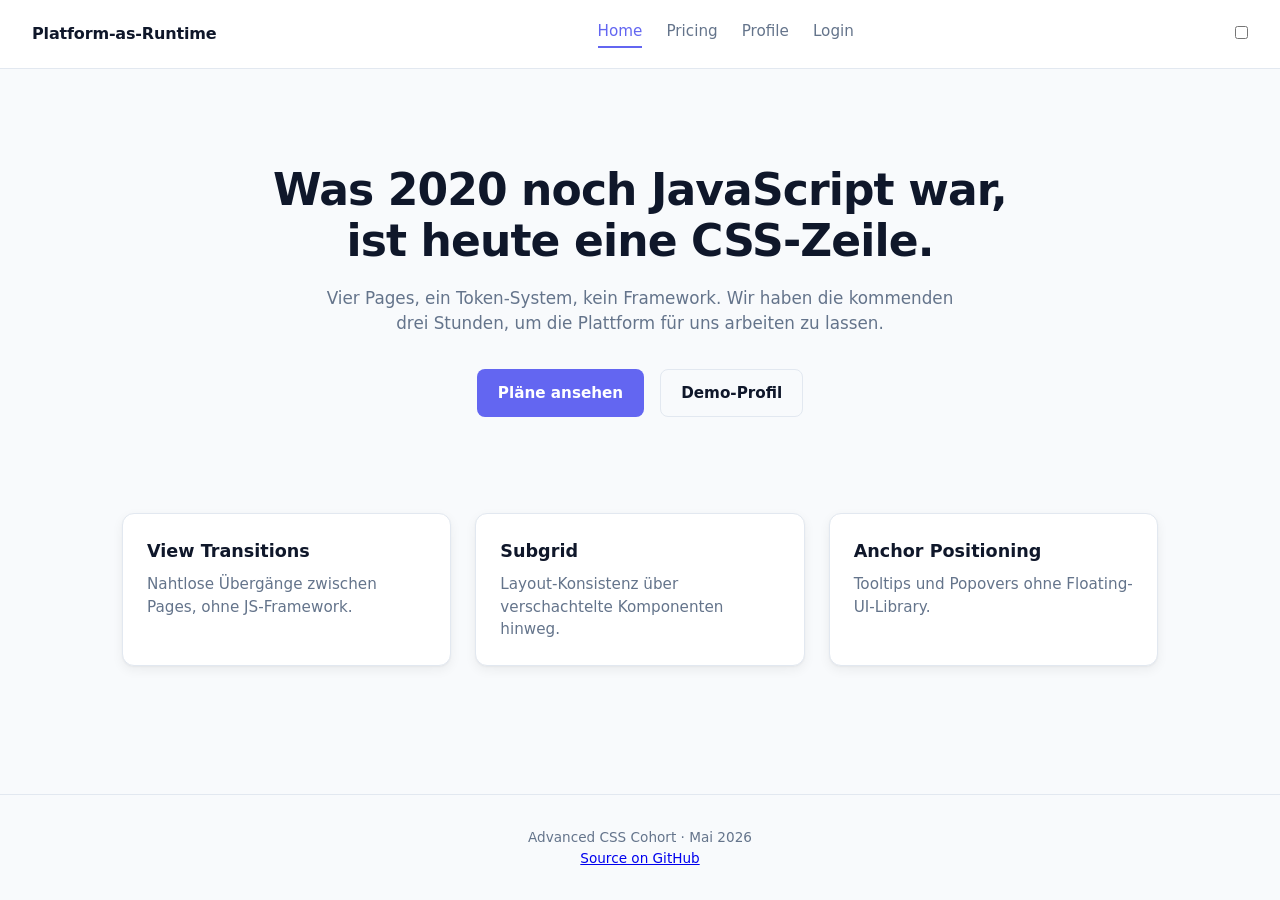
<file: index.html>
<!DOCTYPE html>
<html lang="de">
<head>
  <meta charset="UTF-8">
  <meta name="viewport" content="width=device-width, initial-scale=1.0">
  <title>Platform as Runtime — Home</title>
  <link rel="stylesheet" href="tokens.css">
  <link rel="stylesheet" href="base.css">
  <link rel="stylesheet" href="pages.css">
  <link rel="stylesheet" href="transitions.css">
  <link rel="stylesheet" href="tooltips.css">
</head>
<body>
  <header class="site-nav">
    <a href="index.html" class="brand">Platform-as-Runtime</a>
    <nav>
      <a href="index.html" aria-current="page">Home</a>
      <a href="pricing.html">Pricing</a>
      <a href="profile.html">Profile</a>
      <a href="login.html">Login</a>
    </nav>
    <label class="theme-switch" aria-label="Dark Mode umschalten">
      <input type="checkbox" id="theme-toggle">
      <span class="theme-switch-slider"></span>
    </label>
  </header>

  <main class="page page-home">
    <section class="hero">
      <h1>Was 2020 noch JavaScript war,<br>ist heute eine CSS-Zeile.</h1>
      <p class="lead">
        Vier Pages, ein Token-System, kein Framework. Wir haben die kommenden
        drei Stunden, um die Plattform für uns arbeiten zu lassen.
      </p>
      <div class="cta-row">
        <a href="pricing.html" class="btn btn-primary">Pläne ansehen</a>
        <a href="profile.html" class="btn btn-ghost">Demo-Profil</a>
      </div>
    </section>

    <section class="grid-features">
      <article class="feature-card">
        <h3>View Transitions</h3>
        <p>Nahtlose Übergänge zwischen Pages, ohne JS-Framework.</p>
      </article>
      <article class="feature-card">
        <h3>Subgrid</h3>
        <p>Layout-Konsistenz über verschachtelte Komponenten hinweg.</p>
      </article>
      <article class="feature-card">
        <h3>Anchor Positioning</h3>
        <p>Tooltips und Popovers ohne Floating-UI-Library.</p>
      </article>
    </section>
  </main>

  <footer class="site-footer">
    <p>Advanced CSS Cohort · Mai 2026</p>
    <p><a href="https://github.com/OthmanAdi/advanced-css-day-3-platform-as-runtime" target="_blank" rel="noopener noreferrer">Source on GitHub</a></p>
  </footer>
</body>
</html>
</file>
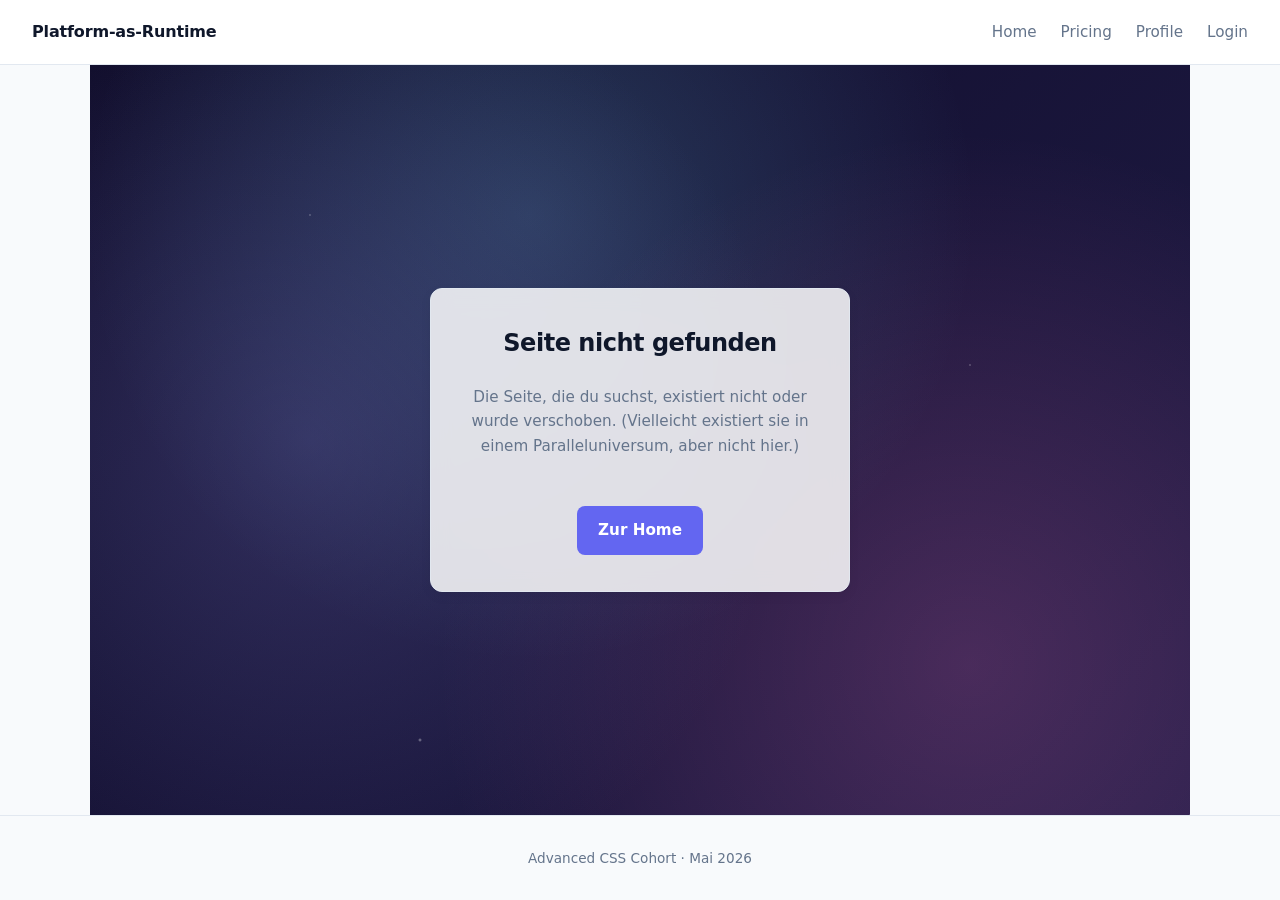
<file: garbage.html>
<!DOCTYPE html>
<html lang="de">
<head>
  <meta charset="UTF-8">
  <meta name="viewport" content="width=device-width, initial-scale=1.0">
  <title>Weiterleitung...</title>
  <meta http-equiv="refresh" content="0; url=404.html">
  <script>
    // Fallback für Browser, die meta refresh nicht unterstützen
    window.location.href = '404.html';
  </script>
</head>
<body>
  <p>Wird weitergeleitet zur <a href="404.html">404-Seite</a>...</p>
</body>
</html>
</file>
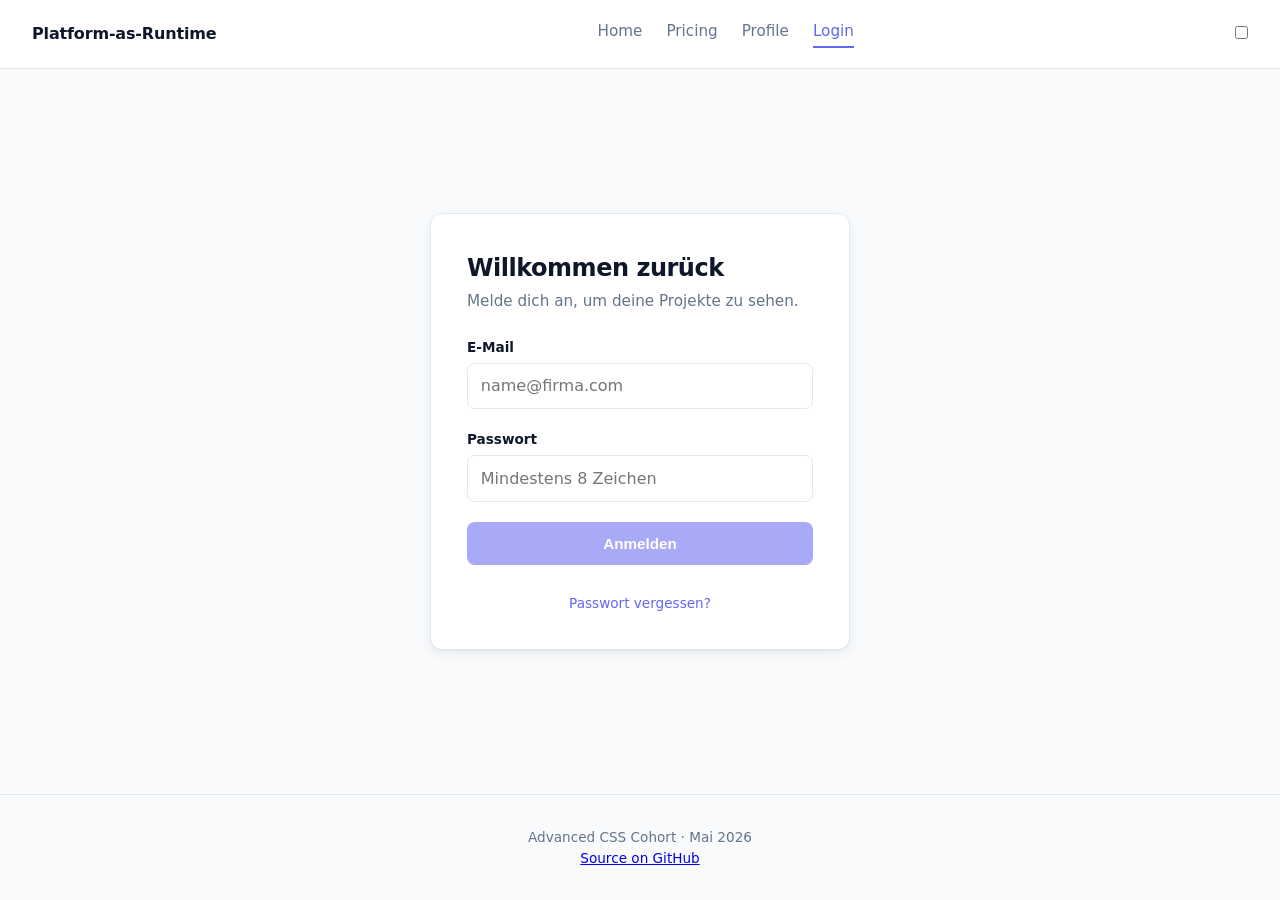
<file: login.html>
<!DOCTYPE html>
<html lang="de">
<head>
  <meta charset="UTF-8">
  <meta name="viewport" content="width=device-width, initial-scale=1.0">
  <title>Platform as Runtime — Login</title>
  <link rel="stylesheet" href="tokens.css">
  <link rel="stylesheet" href="base.css">
  <link rel="stylesheet" href="pages.css">
  <link rel="stylesheet" href="transitions.css">
  <link rel="stylesheet" href="tooltips.css">
</head>
<body>
  <header class="site-nav">
    <a href="index.html" class="brand">Platform-as-Runtime</a>
    <nav>
      <a href="index.html">Home</a>
      <a href="pricing.html">Pricing</a>
      <a href="profile.html">Profile</a>
      <a href="login.html" aria-current="page">Login</a>
    </nav>
    <label class="theme-switch" aria-label="Dark Mode umschalten">
      <input type="checkbox" id="theme-toggle">
      <span class="theme-switch-slider"></span>
    </label>
  </header>

  <main class="page page-login">
    <div class="login-card">
      <h1>Willkommen zurück</h1>
      <p class="subtitle">Melde dich an, um deine Projekte zu sehen.</p>

      <form class="login-form" novalidate>
        <div class="field">
          <label for="email">E-Mail</label>
          <input type="email" id="email" name="email" placeholder="name@firma.com" required>
        </div>

        <div class="field">
          <label for="password">Passwort</label>
          <input type="password" id="password" name="password" placeholder="Mindestens 8 Zeichen" required minlength="8">
        </div>

        <button type="submit" class="btn btn-primary">Anmelden</button>

        <p class="forgot"><a href="#">Passwort vergessen?</a></p>
      </form>
    </div>
  </main>

  <footer class="site-footer">
    <p>Advanced CSS Cohort · Mai 2026</p>
    <p><a href="https://github.com/OthmanAdi/advanced-css-day-3-platform-as-runtime" target="_blank" rel="noopener noreferrer">Source on GitHub</a></p>
  </footer>
</body>
</html>
</file>
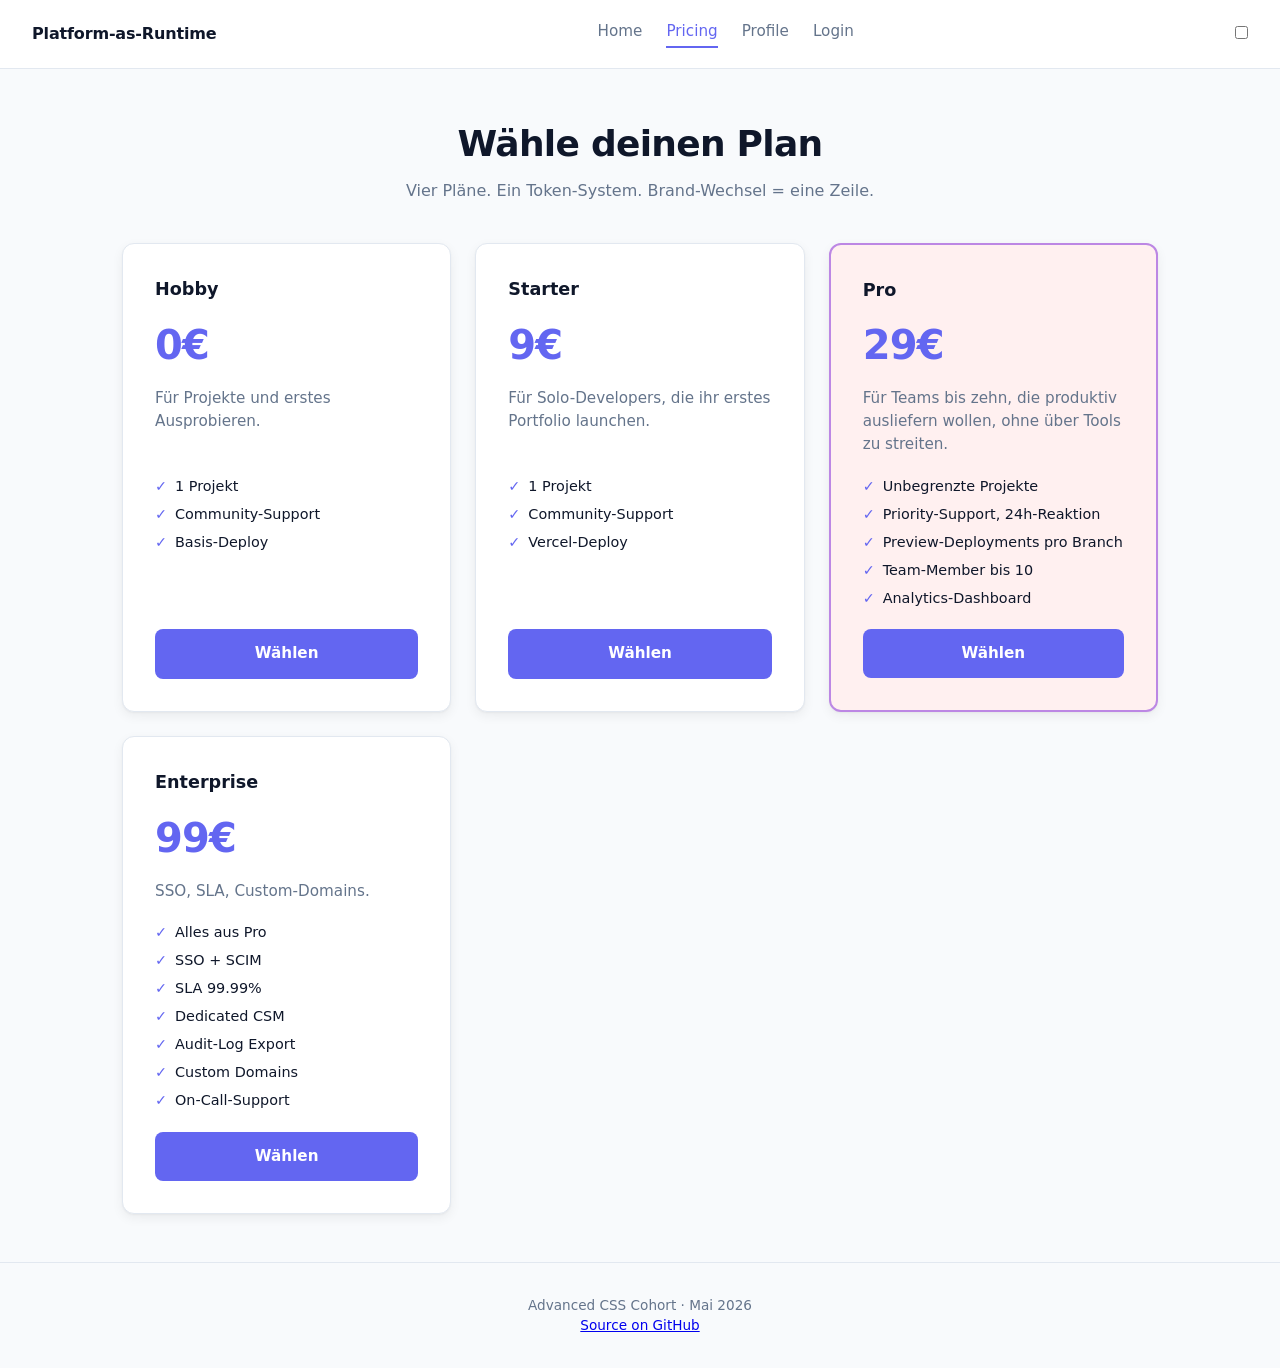
<file: pricing.html>
<!DOCTYPE html>
<html lang="de">

<head>
  <meta charset="UTF-8">
  <meta name="viewport" content="width=device-width, initial-scale=1.0">
  <title>Platform as Runtime — Pricing</title>
  <link rel="stylesheet" href="tokens.css">
  <link rel="stylesheet" href="base.css">
  <link rel="stylesheet" href="pages.css">
  <link rel="stylesheet" href="transitions.css">
  <link rel="stylesheet" href="tooltips.css">
</head>

<body>
  <header class="site-nav">
    <a href="index.html" class="brand">Platform-as-Runtime</a>
    <nav>
      <a href="index.html">Home</a>
      <a href="pricing.html" aria-current="page">Pricing</a>
      <a href="profile.html">Profile</a>
      <a href="login.html">Login</a>
    </nav>
    <label class="theme-switch" aria-label="Dark Mode umschalten">
      <input type="checkbox" id="theme-toggle">
      <span class="theme-switch-slider"></span>
    </label>
  </header>

  <main class="page page-pricing">
    <h1>Wähle deinen Plan</h1>
    <p class="lead">Vier Pläne. Ein Token-System. Brand-Wechsel = eine Zeile.</p>

    <div class="pricing-grid">
      <article class="plan" id="plan-hobby">
        <h2>Hobby</h2>
        <p class="price">0€</p>
        <p class="desc">Für Projekte und erstes Ausprobieren.</p>
        <ul class="features">
          <li>1 Projekt</li>
          <li>Community-Support</li>
          <li>Basis-Deploy</li>
        </ul>
        <a href="login.html" class="btn btn-primary">Wählen</a>
      </article>

      <article class="plan" id="plan-starter">
        <h2>Starter</h2>
        <p class="price">9€</p>
        <p class="desc">Für Solo-Developers, die ihr erstes Portfolio launchen.</p>
        <ul class="features">
          <li>1 Projekt</li>
          <li>Community-Support</li>
          <li>Vercel-Deploy</li>
        </ul>
        <a href="login.html" class="btn btn-primary">Wählen</a>
      </article>

      <article class="plan plan-featured" id="plan-pro">
        <h2>Pro</h2>
        <p class="price">29€</p>
        <p class="desc">Für Teams bis zehn, die produktiv ausliefern wollen, ohne über Tools zu streiten.</p>
        <ul class="features">
          <li>Unbegrenzte Projekte</li>
          <li>Priority-Support, 24h-Reaktion</li>
          <li>Preview-Deployments pro Branch</li>
          <li>Team-Member bis 10</li>
          <li>Analytics-Dashboard</li>
        </ul>
        <a href="login.html" class="btn btn-primary">Wählen</a>
      </article>

      <article class="plan" id="plan-enterprise">
        <h2>Enterprise</h2>
        <p class="price">99€</p>
        <p class="desc">SSO, SLA, Custom-Domains.</p>
        <ul class="features">
          <li>Alles aus Pro</li>
          <li>SSO + SCIM</li>
          <li>SLA 99.99%</li>
          <li>Dedicated CSM</li>
          <li>Audit-Log Export</li>
          <li>Custom Domains</li>
          <li>On-Call-Support</li>
        </ul>
        <a href="login.html" class="btn btn-primary">Wählen</a>
      </article>
    </div>
  </main>

  <footer class="site-footer">
    <p>Advanced CSS Cohort · Mai 2026</p>
    <p><a href="https://github.com/OthmanAdi/advanced-css-day-3-platform-as-runtime" target="_blank" rel="noopener noreferrer">Source on GitHub</a></p>
  </footer>
</body>

</html>
</file>
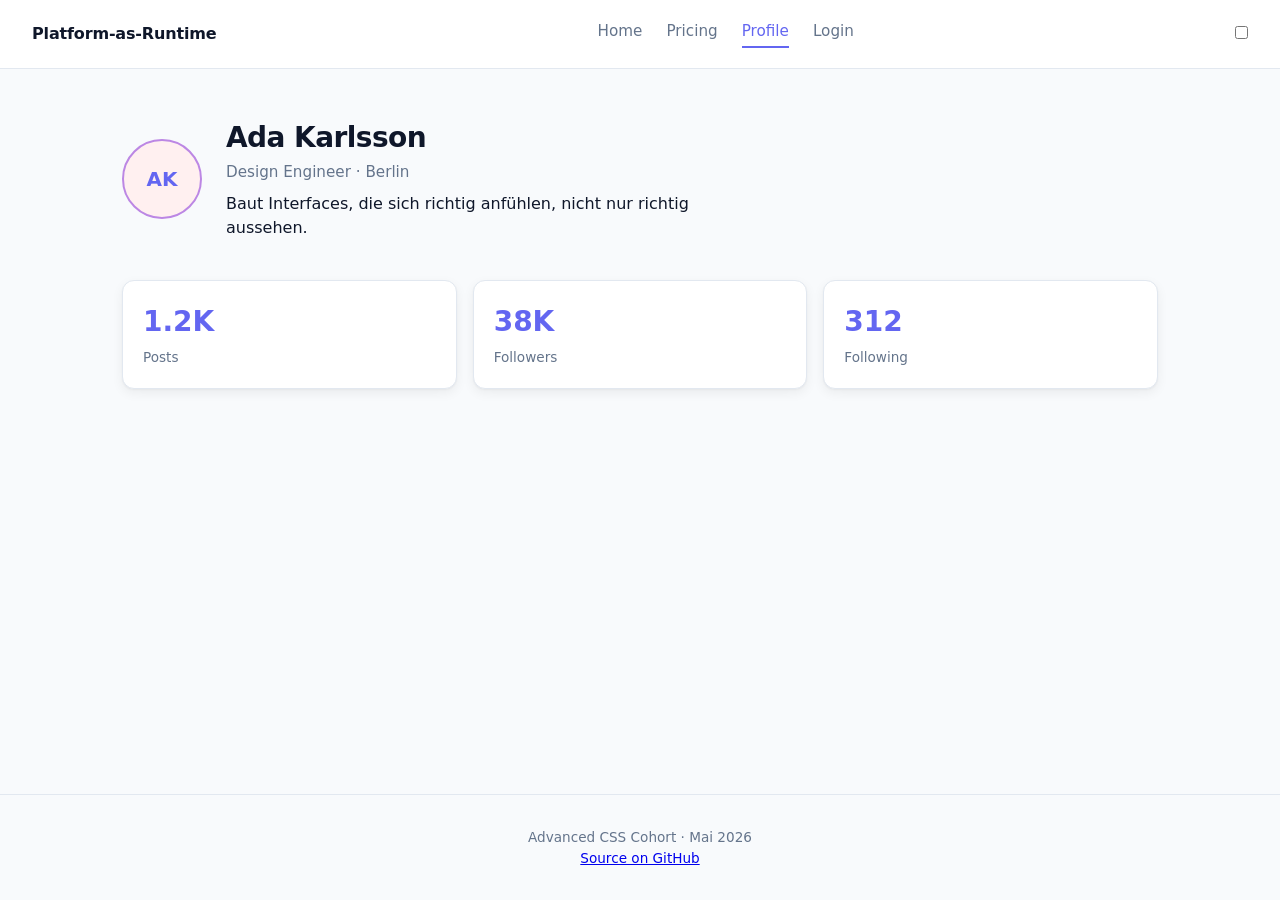
<file: profile.html>
<!DOCTYPE html>
<html lang="de">
<head>
  <meta charset="UTF-8">
  <meta name="viewport" content="width=device-width, initial-scale=1.0">
  <title>Platform as Runtime — Profile</title>
  <link rel="stylesheet" href="tokens.css">
  <link rel="stylesheet" href="base.css">
  <link rel="stylesheet" href="pages.css">
  <link rel="stylesheet" href="transitions.css">
  <link rel="stylesheet" href="tooltips.css">
</head>
<body>
  <header class="site-nav">
    <a href="index.html" class="brand">Platform-as-Runtime</a>
    <nav>
      <a href="index.html">Home</a>
      <a href="pricing.html">Pricing</a>
      <a href="profile.html" aria-current="page">Profile</a>
      <a href="login.html">Login</a>
    </nav>
    <label class="theme-switch" aria-label="Dark Mode umschalten">
      <input type="checkbox" id="theme-toggle">
      <span class="theme-switch-slider"></span>
    </label>
  </header>

  <main class="page page-profile">
    <section class="profile-header">
      <div class="avatar" aria-hidden="true">AK</div>
      <div class="profile-meta">
        <h1>Ada Karlsson</h1>
        <p class="role">Design Engineer · Berlin</p>
        <p class="bio">
          Baut Interfaces, die sich richtig anfühlen, nicht nur richtig aussehen.
        </p>
      </div>
    </section>

    <section class="stats">
      <button class="stat" data-tooltip="Genau 1.247 Posts seit März 2023">
        <span class="stat-value">1.2K</span>
        <span class="stat-label">Posts</span>
      </button>
      <button class="stat" data-tooltip="38.491 Follower über drei Plattformen verteilt">
        <span class="stat-value">38K</span>
        <span class="stat-label">Followers</span>
      </button>
      <button class="stat" data-tooltip="Folgt 312 Engineers, davon 47 in Berlin">
        <span class="stat-value">312</span>
        <span class="stat-label">Following</span>
      </button>
    </section>
  </main>

  <footer class="site-footer">
    <p>Advanced CSS Cohort · Mai 2026</p>
    <p><a href="https://github.com/OthmanAdi/advanced-css-day-3-platform-as-runtime" target="_blank" rel="noopener noreferrer">Source on GitHub</a></p>
  </footer>
</body>
</html>
</file>
<file: tokens.css>
/* ============================================================
   TOKENS.CSS — 3-Layer Token-System
   Layer 1 = Primitives, Layer 2 = Semantic, Layer 3 = Component
   Brand-Wechsel = Layer 2 ändern, alle Layer-3-Werte folgen.
   ============================================================ */

/* LAYER 1 — PRIMITIVES (rohe Werte, niemals direkt in Components) */
:root {
  --slate-50:  #f8fafc;
  --slate-100: #f1f5f9;
  --slate-200: #e2e8f0;
  --slate-300: #cbd5e1;
  --slate-500: #64748b;
  --slate-700: #334155;
  --slate-900: #0f172a;
  --indigo-500: #6366f1;
  --white: #ffffff;
  --black: #000000;
}

/* LAYER 2 — SEMANTIC (Bedeutung, nicht Zahl) */
:root {
  --color-brand:        var(--indigo-500);
  --color-text:         var(--slate-900);
  --color-text-muted:   var(--slate-500);
  --color-bg:           var(--slate-50);
  --color-card:         var(--white);
  --color-border:       var(--slate-200);
  --color-muted:        var(--slate-300);
}

/* LAYER 3 — COMPONENT (color-mix derived, oklch) */
:root {
  --color-featured-tint:   color-mix(in oklch, var(--color-brand)  8%, white);
  --color-featured-border: color-mix(in oklch, var(--color-brand) 70%, white);
  --color-button-hover:    color-mix(in oklch, var(--color-brand) 85%, black);
  --color-tooltip-bg:      var(--slate-900);
  --color-tooltip-text:    var(--slate-50);

  --radius-card:   0.75rem;
  --radius-button: 0.5rem;
  --radius-pill:   999px;

  --shadow-card: 0 1px 2px color-mix(in oklch, var(--black) 4%, transparent),
                 0 4px 12px color-mix(in oklch, var(--black) 6%, transparent);
}

/* DARK MODE — activated via :has() when #theme-toggle is checked */
body:has(#theme-toggle:checked) {
  --color-text:         var(--slate-50);
  --color-text-muted:   var(--slate-300);
  --color-bg:           var(--slate-900);
  --color-card:         var(--slate-700);
  --color-border:       var(--slate-500);
  --color-muted:        var(--slate-500);
}
</file>
<file: base.css>
/* ============================================================
   BASE.CSS — Reset + Body + Nav + Footer + Buttons
   Wiederverwendbar auf allen Pages.
   ============================================================ */

*,
*::before,
*::after {
  box-sizing: border-box;
  margin: 0;
  padding: 0;
}

html {
  scroll-behavior: smooth;
}

body {
  font-family: system-ui, -apple-system, "Segoe UI", sans-serif;
  background: var(--color-bg);
  color: var(--color-text);
  line-height: 1.5;
  min-height: 100vh;
  display: flex;
  flex-direction: column;
}

/* === Site Navigation (auf allen Pages identisch) === */
.site-nav {
  display: flex;
  justify-content: space-between;
  align-items: center;
  padding: 1.25rem 2rem;
  background: var(--color-card);
  border-bottom: 1px solid var(--color-border);
}

.site-nav .brand {
  font-weight: 700;
  font-size: 1rem;
  color: var(--color-text);
  text-decoration: none;
  letter-spacing: -0.01em;
}

.site-nav nav {
  display: flex;
  gap: 1.5rem;
}

.site-nav nav a {
  color: var(--color-text-muted);
  text-decoration: none;
  font-size: 0.95rem;
  transition: color 0.15s ease;
}

.site-nav nav a:hover {
  color: var(--color-brand);
}

.site-nav nav a[aria-current="page"] {
  color: var(--color-brand);
  border-bottom: 2px solid var(--color-brand);
  padding-bottom: 0.2rem;
}


/* === Main Content === */
.page {
  flex: 1;
  width: 100%;
  max-width: 1100px;
  margin: 0 auto;
  padding: 3rem 2rem;
}

/* === Buttons (geteilt) === */
.btn {
  display: inline-block;
  padding: 0.75rem 1.25rem;
  border-radius: var(--radius-button);
  font-weight: 600;
  font-size: 0.95rem;
  text-decoration: none;
  cursor: pointer;
  border: 1px solid transparent;
  transition: background 0.2s ease, color 0.2s ease, border-color 0.2s ease;
}

.btn-primary {
  background: var(--color-brand);
  color: white;
}

.btn-primary:hover {
  background: var(--color-button-hover);
}

/* (0,1,0) */
.btn-ghost {
  background: transparent;
  color: var(--color-text);
  border-color: var(--color-border);
}

/* (0,2,0) */
.btn-ghost:hover {
  border-color: var(--color-brand);
  color: var(--color-brand);
}

/* (0,2,0) */
.btn:focus-visible {
  outline: 3px solid var(--color-featured-border);
  outline-offset: 2px;
}

/* === Footer === */
.site-footer {
  text-align: center;
  padding: 2rem;
  color: var(--color-text-muted);
  font-size: 0.85rem;
  border-top: 1px solid var(--color-border);
}
</file>
<file: pages.css>
/* ============================================================
   PAGES.CSS — Page-spezifische Styles für alle vier Pages.
   Home, Pricing, Profile, Login.
   ============================================================ */

/* ========== HOME ========== */
.page-home .hero {
  text-align: center;
  padding: 3rem 0 4rem;
}

.page-home .hero > * {
  animation: fade-in-slide linear both;
  animation-timeline: view();
  animation-range: entry 0% entry 30%;
}

@keyframes fade-in-slide {
  from {
    opacity: 0;
    transform: translateY(30px);
  }
  to {
    opacity: 1;
    transform: translateY(0);
  }
}

.page-home h1 {
  font-size: clamp(1.75rem, 4vw, 2.75rem);
  font-weight: 800;
  letter-spacing: -0.02em;
  line-height: 1.15;
}

.page-home .lead {
  margin-top: 1.25rem;
  font-size: 1.05rem;
  color: var(--color-text-muted);
  max-width: 640px;
  margin-left: auto;
  margin-right: auto;
}

.page-home .cta-row {
  margin-top: 2rem;
  display: flex;
  gap: 1rem;
  justify-content: center;
  flex-wrap: wrap;
}

.grid-features {
  display: grid;
  grid-template-columns: repeat(auto-fit, minmax(240px, 1fr));
  gap: 1.5rem;
  margin-top: 2rem;
}

.feature-card {
  background: var(--color-card);
  border: 1px solid var(--color-border);
  border-radius: var(--radius-card);
  padding: 1.5rem;
  box-shadow: var(--shadow-card);
}

.feature-card h3 {
  font-size: 1.1rem;
  font-weight: 700;
  margin-bottom: 0.5rem;
}

.feature-card p {
  color: var(--color-text-muted);
  font-size: 0.95rem;
}

/* ========== PRICING ========== */
.page-pricing h1 {
  text-align: center;
  font-size: 2.25rem;
  font-weight: 800;
  letter-spacing: -0.02em;
}

.page-pricing .lead {
  text-align: center;
  color: var(--color-text-muted);
  margin-top: 0.5rem;
  margin-bottom: 2.5rem;
}

.pricing-grid {
  display: grid;
  grid-template-columns: repeat(auto-fit, minmax(260px, 1fr));
  grid-template-rows: auto auto auto 1fr auto;
  gap: 1.5rem;

  /* === ISSUE #2 — Subgrid kommt hier dazu ===
     Aktuell hat jede Card ihre eigene innere Höhe.
     Cards mit unterschiedlich langen Features-Listen sind
     vertikal nicht aligned. Subgrid auf .plan macht jede Row
     in jeder Card gleich hoch. Code in der Lecture, Block B. */
}

.plan {
  background: var(--color-card);
  border: 1px solid var(--color-border);
  border-radius: var(--radius-card);
  padding: 2rem;
  display: grid;
  grid-row: span 5;
  grid-template-rows: subgrid;
  /* flex-direction: column; */
  gap: 0.75rem;
  box-shadow: var(--shadow-card);
}

.plan h2 {
  font-size: 1.1rem;
  font-weight: 700;
}

.plan .price {
  font-size: 2.5rem;
  font-weight: 800;
  color: var(--color-brand);
  letter-spacing: -0.02em;
}

.plan .desc {
  color: var(--color-text-muted);
  font-size: 0.95rem;
}

.plan .features {
  list-style: none;
  display: flex;
  flex-direction: column;
  gap: 0.4rem;
  margin: 0.5rem 0;
}

.plan .features li {
  font-size: 0.9rem;
  padding-left: 1.25rem;
  position: relative;
}

.plan .features li::before {
  content: "✓";
  position: absolute;
  left: 0;
  color: var(--color-brand);
  font-weight: 700;
}

.plan .btn {
  text-align: center;
}

.plan-featured {
  background: var(--color-featured-tint);
  border: 2px solid var(--color-featured-border);
}

/* ========== PROFILE ========== */
.page-profile .profile-header {
  display: flex;
  gap: 1.5rem;
  align-items: center;
  margin-bottom: 2.5rem;
}

.avatar {
  width: 80px;
  height: 80px;
  border-radius: 50%;
  background: var(--color-featured-tint);
  border: 2px solid var(--color-featured-border);
  display: grid;
  place-items: center;
  font-weight: 800;
  font-size: 1.25rem;
  color: var(--color-brand);
  flex-shrink: 0;
}

.profile-meta h1 {
  font-size: 1.75rem;
  font-weight: 800;
  letter-spacing: -0.02em;
}

.profile-meta .role {
  color: var(--color-text-muted);
  font-size: 0.95rem;
  margin-top: 0.15rem;
}

.profile-meta .bio {
  margin-top: 0.5rem;
  max-width: 480px;
}

.stats {
  display: grid;
  grid-template-columns: repeat(auto-fit, minmax(140px, 1fr));
  gap: 1rem;
}

.stat {
  background: var(--color-card);
  border: 1px solid var(--color-border);
  border-radius: var(--radius-card);
  padding: 1.25rem;
  display: flex;
  flex-direction: column;
  gap: 0.25rem;
  text-align: left;
  cursor: pointer;
  font: inherit;
  color: inherit;
  box-shadow: var(--shadow-card);
  transition: border-color 0.15s ease;
}

.stat:hover {
  border-color: var(--color-featured-border);
}

.stat-value {
  font-size: 1.75rem;
  font-weight: 800;
  color: var(--color-brand);
}

.stat-label {
  font-size: 0.85rem;
  color: var(--color-text-muted);
}

/* ========== LOGIN ========== */
.page-login {
  display: grid;
  place-items: center;
}

.login-card {
  width: 100%;
  max-width: 420px;
  background: var(--color-card);
  border: 1px solid var(--color-border);
  border-radius: var(--radius-card);
  padding: 2.25rem;
  box-shadow: var(--shadow-card);
}

.login-card h1 {
  font-size: 1.5rem;
  font-weight: 800;
  letter-spacing: -0.02em;
}

.login-card .subtitle {
  color: var(--color-text-muted);
  font-size: 0.95rem;
  margin-top: 0.25rem;
  margin-bottom: 1.5rem;
}

.login-form {
  display: flex;
  flex-direction: column;
  gap: 1.25rem;
}

.field {
  display: flex;
  flex-direction: column;
  gap: 0.35rem;
}

.field label {
  font-size: 0.85rem;
  font-weight: 600;
}

.field input {
  padding: 0.65rem 0.8rem;
  border: 1px solid var(--color-border);
  border-radius: var(--radius-button);
  font: inherit;
  background: var(--color-card);
  transition: border-color 0.15s ease, box-shadow 0.15s ease;
}

.field input:focus {
  outline: none;
  border-color: var(--color-brand);
  box-shadow: 0 0 0 3px var(--color-featured-tint);
}

/* Error-State für Email-Feld: nur wenn nicht leer UND invalid */
.field:has(input:not(:placeholder-shown):invalid) input {
  border-color: var(--color-error, #ef4444);
  animation: color-shift 0.3s ease;
}

.field:has(input:not(:placeholder-shown):invalid) {
  position: relative;
}

.field:has(input:not(:placeholder-shown):invalid)::after {
  content: "✕";
  position: absolute;
  right: 0.75rem;
  top: 1.6rem;
  color: var(--color-error, #ef4444);
  font-size: 0.9rem;
  pointer-events: none;
  animation: fade-in 0.3s ease;
}

@keyframes fade-in {
  from { opacity: 0; transform: translateY(-2px); }
  to { opacity: 1; transform: translateY(0); }
}

@keyframes color-shift {
  from { border-color: var(--color-brand); }
  to { border-color: var(--color-error, #ef4444); }
}

.login-form:has(input:placeholder-shown) .btn {
  opacity: 0.55;
  cursor: not-allowed;
}

.forgot {
  text-align: center;
  font-size: 0.85rem;
  margin-top: 0.5rem;
}

.forgot a {
  color: var(--color-brand);
  text-decoration: none;
}

/* ========== 404 ========== */
.page-404 {
  display: grid;
  place-items: center;
  position: relative;
  overflow: hidden;
  background: linear-gradient(135deg, #0f0c29, #302b63, #24243e);
  background-size: 400% 400%;
  animation: multiverseShift 15s ease infinite;
}

.page-404::before {
  content: '';
  position: absolute;
  top: 0;
  left: 0;
  right: 0;
  bottom: 0;
  background-image:
    radial-gradient(circle at 20% 50%, rgba(120, 119, 198, 0.3) 0%, transparent 50%),
    radial-gradient(circle at 80% 80%, rgba(255, 119, 198, 0.2) 0%, transparent 50%),
    radial-gradient(circle at 40% 20%, rgba(120, 219, 255, 0.2) 0%, transparent 50%);
  animation: universePulse 8s ease-in-out infinite;
}

.page-404::after {
  content: '';
  position: absolute;
  top: 0;
  left: 0;
  right: 0;
  bottom: 0;
  background-image:
    radial-gradient(1px 1px at 10% 10%, white, transparent),
    radial-gradient(1px 1px at 20% 30%, white, transparent),
    radial-gradient(1px 1px at 30% 70%, white, transparent),
    radial-gradient(1px 1px at 40% 20%, white, transparent),
    radial-gradient(1px 1px at 50% 50%, white, transparent),
    radial-gradient(1px 1px at 60% 80%, white, transparent),
    radial-gradient(1px 1px at 70% 30%, white, transparent),
    radial-gradient(1px 1px at 80% 60%, white, transparent),
    radial-gradient(1px 1px at 90% 40%, white, transparent),
    radial-gradient(2px 2px at 15% 45%, rgba(255, 255, 255, 0.8), transparent),
    radial-gradient(2px 2px at 75% 25%, rgba(255, 255, 255, 0.8), transparent);
  background-size: 200% 200%;
  animation: starsFloat 20s linear infinite;
  opacity: 0.6;
}

@keyframes multiverseShift {
  0% { background-position: 0% 50%; }
  50% { background-position: 100% 50%; }
  100% { background-position: 0% 50%; }
}

@keyframes universePulse {
  0%, 100% { opacity: 0.3; transform: scale(1); }
  50% { opacity: 0.8; transform: scale(1.1); }
}

@keyframes starsFloat {
  0% { background-position: 0% 0%; }
  100% { background-position: 200% 200%; }
}

.error-card {
  width: 100%;
  max-width: 420px;
  background: rgba(255, 255, 255, 0.85);
  border: 1px solid var(--color-border);
  border-radius: var(--radius-card);
  padding: 2.25rem;
  box-shadow: var(--shadow-card);
  text-align: center;
  position: relative;
  z-index: 1;
  backdrop-filter: blur(10px);
}

.error-card h1 {
  font-size: 1.5rem;
  font-weight: 800;
  letter-spacing: -0.02em;
  margin-bottom: 1.5rem;
}

.error-card .subtitle {
  color: var(--color-text-muted);
  font-size: 0.95rem;
  line-height: 1.6;
  margin-bottom: 2rem;
}

.error-card .btn {
  display: inline-block;
  margin-top: 1rem;
}
</file>
<file: transitions.css>
/* ============================================================
   TRANSITIONS.CSS — View Transitions API
   Diese Datei ist absichtlich fast leer.
   Die Lecture füllt sie zwischen den Markern.

   Issues, die hier gelöst werden:
     · Issue #1 — Page-Transitions zwischen allen vier Pages
     · Issue #4 — view-transition-name Collision (Hyrum's Law)
   ============================================================ */


/* === BEGIN ISSUE #1 — View Transitions Opt-In === */
/*  Wir aktivieren View Transitions als Opt-In für die ganze
    Page. Eine Zeile reicht. Browser ohne Support ignorieren
    es stillschweigend.                                        */
@view-transition {
    navigation:auto;
}


/* === END ISSUE #1 === */


/* === BEGIN ISSUE #1 — Custom Animation für Page-Wechsel === */
/*  Default-Transition ist ein Crossfade. Wir bauen ein leichtes
    Slide-In, das sich nach Linear/Vercel anfühlt.             */
::view-transition-old(root){
    animation: 250ms cubic-bezier(0.4, 0, 0.2, 1) both fade-slide-out;
}

::view-transition-new(root){
    animation: 250ms cubic-bezier(0.4, 0, 0.2, 1) both fade-slide-in;
}

@keyframes fade-slide-out{
    to{
        opacity: 0;
        transform: translateY(-8px);
    }
}

@keyframes fade-slide-in {
    from{
        opacity: 0;
        transform: translateY(8px);
    }
}


/* === END ISSUE #1 === */


/* === BEGIN ISSUE #4 — Eindeutige Transition-Names === */
/*  Wenn mehrere Elemente auf zwei Pages denselben
    view-transition-name haben, wirft der Browser einen Fehler.
    Wir geben jeder Pricing-Card einen eindeutigen Name.       */



/* === END ISSUE #4 === */

/* Naming Convestion support to article id´s & adding smooth transition */

#plan-hobby{
    view-transition-name: --plan-hobby;
}
#plan-starter{
    view-transition-name: --plan-starter;
}
#plan-pro{
    view-transition-name: --plan-pro;
}
#plan-enterprise{
    view-transition-name: --plan-enterprise;
    }
</file>
<file: tooltips.css>
/* ============================================================
   TOOLTIPS.CSS — Anchor Positioning API
   Diese Datei ist absichtlich fast leer.
   Die Lecture füllt sie zwischen den Markern.

   Issue, das hier gelöst wird:
     · Issue #3 — Tooltips auf Profile-Stats ohne JS-Library
   ============================================================ */
@supports(anchor-name: --x) {
    /* Alle Styles in diesem Block laufen nur in Browsern, die die Anchor Positioning API unterstützen. */


.start {
    anchor-name: --stat;
    position: relative;
    /*Dies ist fur anchro positioning NICHT gebraucht, 
    sonderen gilt als sicherheits netz falls der browser AP noch nicht 
    unterstutzt*/
}

.start[data-tooltip]::after {
    content: attr(data-tooltip);
    position: absolute;
    position-anchor: --stat;
    bottom: anchor(top);
    left: anchor(center);
    translate: -50% -8px;
    white-space: nowrap;
    pointer-events: none;
}

/* === BEGIN ISSUE #3 — Anchor Setup === */
/*  Jede .stat wird zu einem Anker, an dem ein Tooltip hängt.
    Wir benutzen anchor-name, position-anchor und das
    ::after-Pseudo-Element für den Tooltip-Inhalt.            */



/* === END ISSUE #3 === */


/* === BEGIN ISSUE #3 — Tooltip Visual + Position === */
/*  Tooltip ist standardmäßig versteckt. Auf :hover und :focus
    erscheint er, positioniert über dem Anker.                */

.start[data-tooltip]::after {
    background: var(--color-tooltip-bg);
    color: var(--color-tooltip-text);
    font-size: 0.8rem;
    font-weight: 500;
    padding: 0.4rem 0.65rem;
    border-radius: var(--radius-button);
    box-shadow: var(--shadow-card);
    opacity: 0;
    translate: -50% 0px;
    transition: opacity 0.15s ease, translate 0.15s ease;
}

.stat:hover::after,
.stat:focus-visible::after {
    opacity: 1;
    translate: -50% -8px;
}}


/* === END ISSUE #3 === */


/* === BEGIN ISSUE #5 — @supports Fallback === */
/*  Anchor Positioning läuft Mai 2026 nur in Chromium-Browsern.
    Firefox + Safari sehen einen einfachen, statischen Fallback.
    Das gehört in @supports, damit moderne Browser den Block
    sehen, ältere ihn überspringen.                            */



/* === END ISSUE #5 === */
</file>
